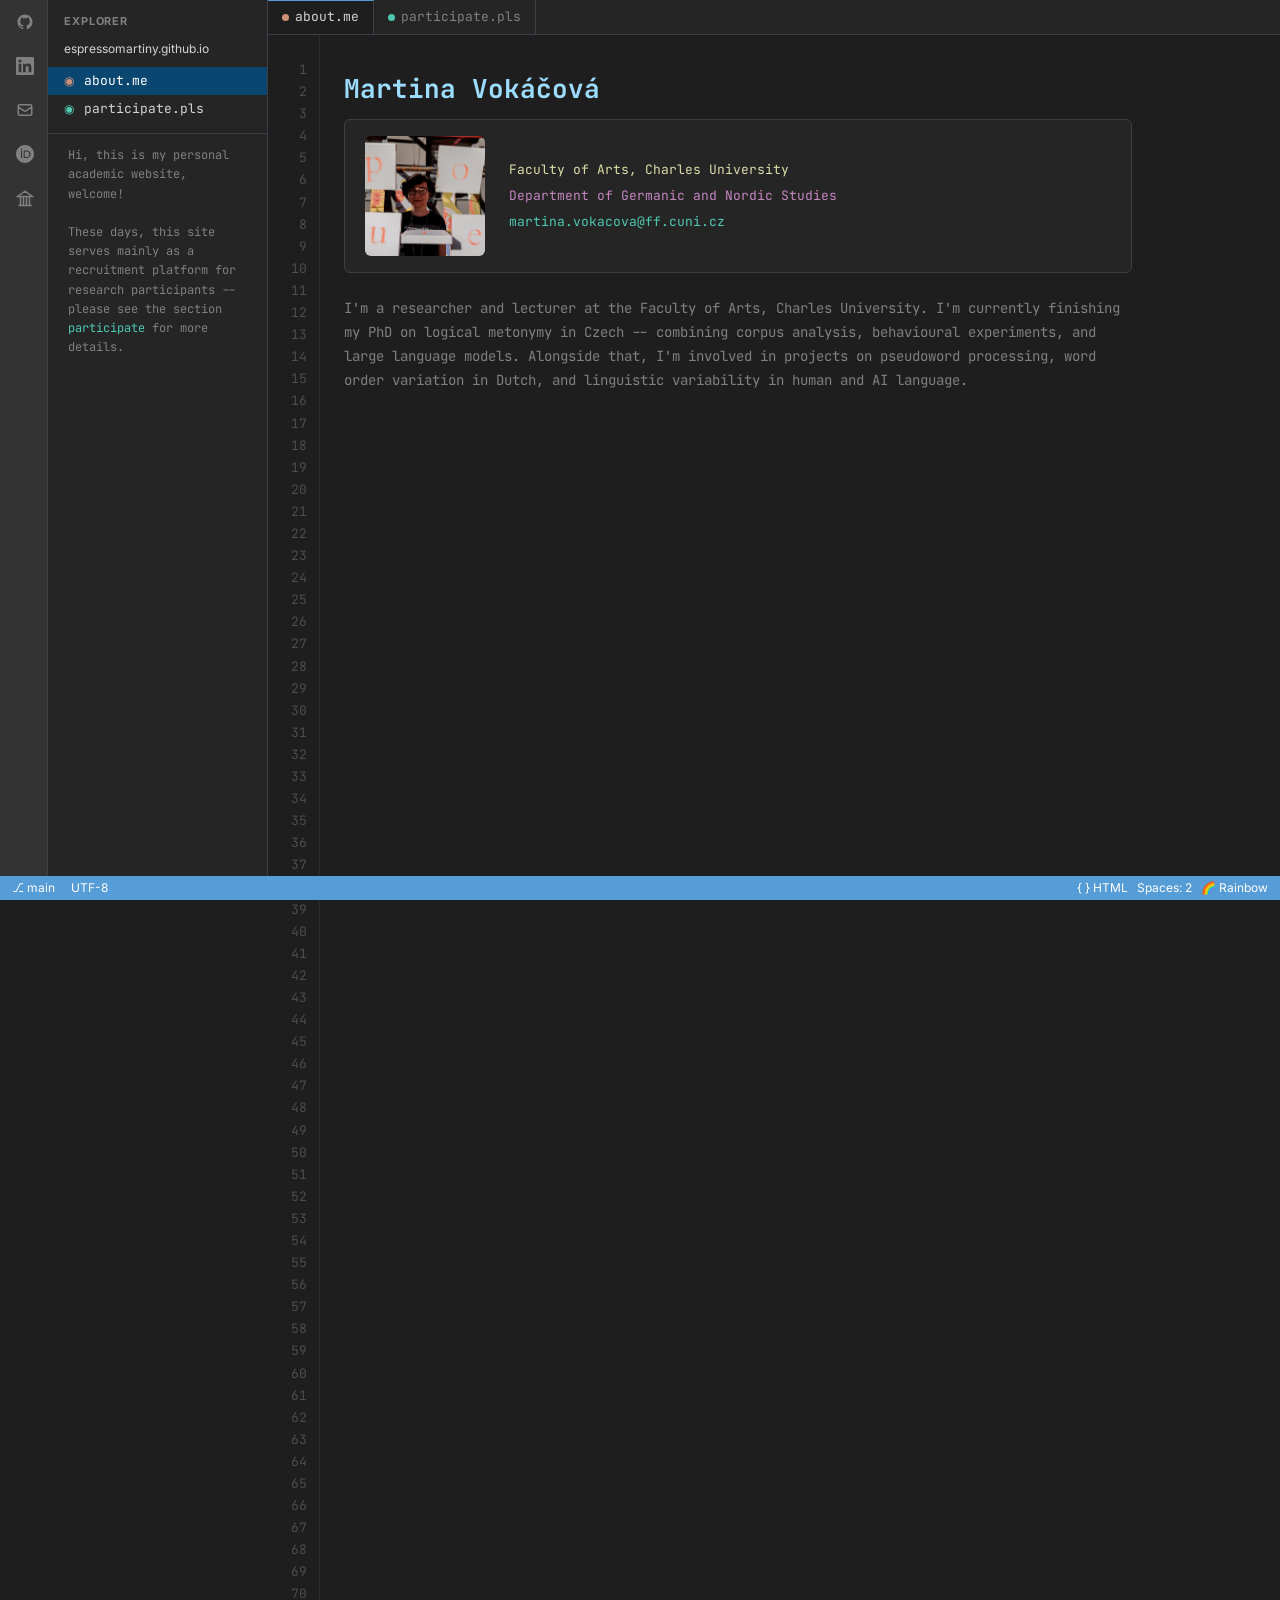
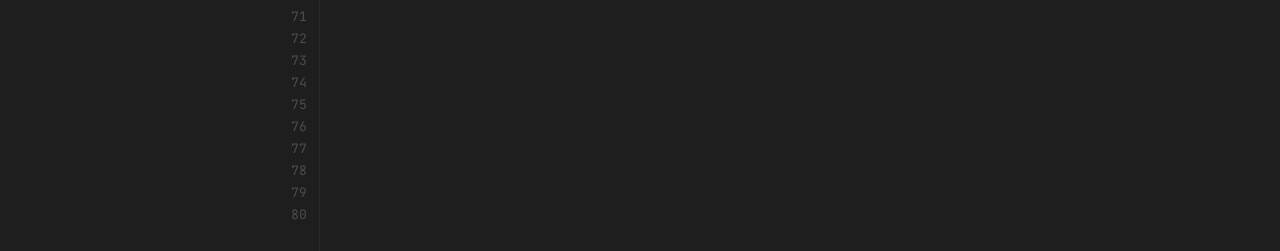
<file: index.html>
<!DOCTYPE html>
<html lang="en">

<head>
  <meta charset="UTF-8">
  <meta name="viewport" content="width=device-width, initial-scale=1.0">
  <title>About</title>
  <meta name="description"
    content="Personal academic website of Martina Vokáčová, linguist and researcher at the Faculty of Arts, Charles University, Prague.">
  <meta name="author" content="Martina Vokáčová">
  <meta name="keywords"
    content="Martina Vokáčová, linguist, Charles University, linguistics, logical metonymy, psycholinguistics, corpus linguistics, Dutch studies">
  <meta property="og:title" content="Martina Vokáčová | linguist">
  <meta property="og:description" content="Researcher and lecturer at the Faculty of Arts, Charles University, Prague.">
  <meta property="og:url" content="https://espressomartiny.github.io">
  <meta property="og:type" content="website">
  <meta name="google-site-verification" content="P-OijG39FEMg31adSq_gZzJvwdMLm10QChHMlnuJdak" />
  <link rel="preconnect" href="https://fonts.googleapis.com">
  <link
    href="https://fonts.googleapis.com/css2?family=JetBrains+Mono:ital,wght@0,400;0,500;0,700;1,400&family=Inter:wght@400;500&display=swap"
    rel="stylesheet">
  <link rel="stylesheet" href="style.css">
  <link rel="icon"
    href="data:image/svg+xml,<svg xmlns='http://www.w3.org/2000/svg' viewBox='0 0 100 100'><text x='50' y='78' font-size='72' font-family='monospace' font-weight='bold' fill='%239cdcfe' text-anchor='middle'>mv</text></svg>">
</head>

<body data-page="index">

  <nav id="sidebar"></nav>
  <aside id="explorer"></aside>

  <main id="main">
    <div id="tabs"></div>
    <div id="editor">
      <div id="line-numbers" aria-hidden="true"></div>
      <div id="content">

        <h1>Martina Vokáčová</h1>
        <div id="hero">
          <img src="img/profile.jpg" alt="Martina Vokáčová" id="photo">
          <div id="vcard-info">
            <div class="vcard-line" style="color:var(--yellow)">Faculty of Arts, Charles University</div>
            <div class="vcard-line" style="color:var(--purple)">Department of Germanic and Nordic Studies</div>
            <div class="vcard-line">
              <a style="color:var(--green)" href="mailto:martina.vokacova@ff.cuni.cz">martina.vokacova@ff.cuni.cz</a>
            </div>
          </div>
        </div>
        <p>I'm a researcher and lecturer at the Faculty of Arts, Charles University. I'm currently finishing my PhD on
          logical metonymy in Czech -- combining corpus analysis, behavioural experiments, and large language models.
          Alongside that, I'm involved in projects on pseudoword processing, word order variation in Dutch, and
          linguistic variability in human and AI language.</p>


      </div>
    </div>
  </main>

  <div id="statusbar"></div>
  <script src="main.js"></script>
</body>

</html>
</file>
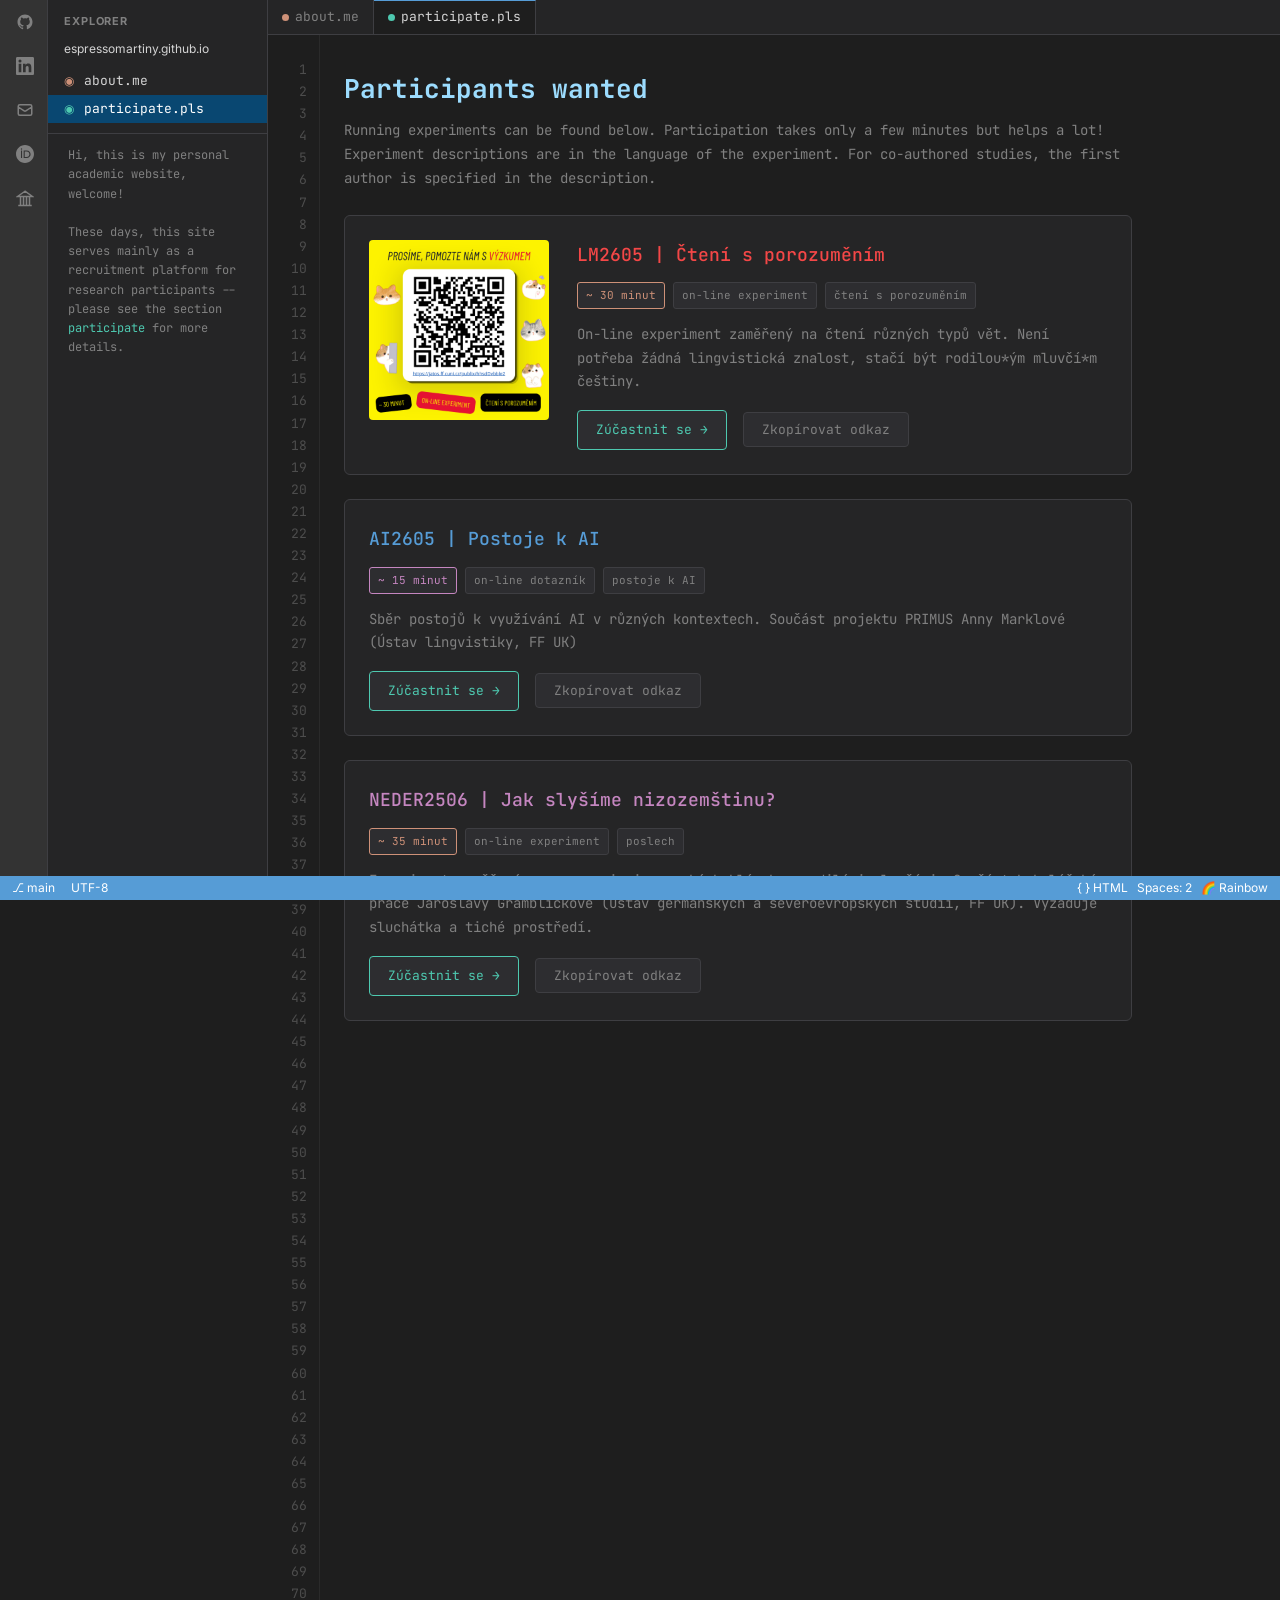
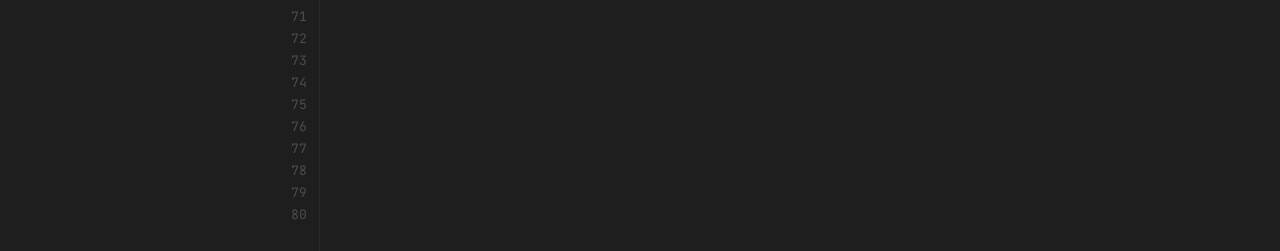
<file: participate.html>
<!DOCTYPE html>
<html lang="en">

<head>
  <meta charset="UTF-8">
  <meta name="viewport" content="width=device-width, initial-scale=1.0">
  <title>Participate</title>
  <meta name="description" content="Online experiments by Martina Vokáčová, Faculty of Arts, Charles University.">
  <meta name="author" content="Martina Vokáčová">
  <meta property="og:title" content="Martina Vokáčová | participate">
  <meta property="og:description" content="Participate in online linguistics experiments.">
  <meta property="og:url" content="https://espressomartiny.github.io/participate.html">
  <meta property="og:type" content="website">
  <link rel="preconnect" href="https://fonts.googleapis.com">
  <link
    href="https://fonts.googleapis.com/css2?family=JetBrains+Mono:ital,wght@0,400;0,500;0,700;1,400&family=Inter:wght@400;500&display=swap"
    rel="stylesheet">
  <link rel="stylesheet" href="style.css">
  <link rel="icon"
    href="data:image/svg+xml,<svg xmlns='http://www.w3.org/2000/svg' viewBox='0 0 100 100'><text x='50' y='78' font-size='72' font-family='monospace' font-weight='bold' fill='%239cdcfe' text-anchor='middle'>mv</text></svg>">
</head>

<body data-page="participate">

  <nav id="sidebar"></nav>
  <aside id="explorer"></aside>

  <main id="main">
    <div id="tabs"></div>
    <div id="editor">
      <div id="line-numbers" aria-hidden="true"></div>
      <div id="content">

        <h1>Participants wanted</h1>
        <p>Running experiments can be found below. Participation takes only a few minutes but helps a lot!</p>
        <p>Experiment descriptions are in the language of the experiment. For co-authored studies, the first author is
          specified in the description.</p>

        <div class="exp-card">
          <img src="img/exp02.png" alt="Prosíme, pomozte nám s výzkumem" class="exp-poster">
          <div class="exp-info">
            <h2 style="color:var(--red)">LM2605 | Čtení s porozuměním</h2>
            <div class="exp-tags">
              <span class="exp-tag" style="color:var(--orange); border-color:var(--orange)">~ 30 minut</span>
              <span class="exp-tag">on-line experiment</span>
              <span class="exp-tag">čtení s porozuměním</span>
            </div>
            <p>On-line experiment zaměřený na čtení různých typů vět. Není potřeba žádná lingvistická znalost, stačí být
              rodilou*ým mluvčí*m češtiny.</p>
            <a href="https://jatos.ff.cuni.cz/publix/hhsdDvbble2" target="_blank" rel="noopener"
              class="exp-btn">Zúčastnit se →</a>
            <button class="share-btn"
              onclick="navigator.clipboard.writeText('https://jatos.ff.cuni.cz/publix/hhsdDvbble2'); this.textContent='Zkopírováno!'; setTimeout(()=>this.textContent='Zkopírovat odkaz',1500)">Zkopírovat
              odkaz</button>
          </div>
        </div>
        <div class="exp-card">
          <!-- <img src="img/exp_ai.png" alt="Experiment AI2605" class="exp-poster"> -->
          <div class="exp-info">
            <h2 style="color:var(--blue)">AI2605 | Postoje k AI</h2>
            <div class="exp-tags">
              <span class="exp-tag" style="color:var(--purple); border-color:var(--purple)">~ 15 minut</span>
              <span class="exp-tag">on-line dotazník</span>
              <span class="exp-tag">postoje k AI</span>
            </div>
            <p>Sběr postojů k využívání AI v různých kontextech. Součást projektu PRIMUS Anny Marklové (Ústav
              lingvistiky, FF UK)</p>
            <a href="https://jatos.ff.cuni.cz/publix/V069Hu8Z0lC" target="_blank" rel="noopener"
              class="exp-btn">Zúčastnit se →</a>
            <button class="share-btn"
              onclick="navigator.clipboard.writeText('https://jatos.ff.cuni.cz/publix/V069Hu8Z0lC'); this.textContent='Zkopírováno!'; setTimeout(()=>this.textContent='Zkopírovat odkaz',1500)">Zkopírovat
              odkaz</button>
          </div>
        </div>

        <div class="exp-card">
          <div class="exp-info">
            <h2 style="color:var(--purple)">NEDER2506 | Jak slyšíme nizozemštinu?</h2>
            <div class="exp-tags">
              <span class="exp-tag" style="color:var(--orange); border-color:var(--orange)">~ 35 minut</span>
              <span class="exp-tag">on-line experiment</span>
              <span class="exp-tag">poslech</span>
            </div>
            <p>Experiment zaměřený na percepci nizozemských hlásek nerodilými mluvčími. Součást bakalářské práce
              Jaroslavy Grambličkové (Ústav germánských a severoevropských studií, FF UK). Vyžaduje sluchátka a tiché
              prostředí.</p>
            <a href="https://jatos.ff.cuni.cz/publix/dNM3omtuvKg" target="_blank" rel="noopener"
              class="exp-btn">Zúčastnit se →</a>
            <button class="share-btn"
              onclick="navigator.clipboard.writeText('https://jatos.ff.cuni.cz/publix/dNM3omtuvKg'); this.textContent='Zkopírováno!'; setTimeout(()=>this.textContent='Zkopírovat odkaz',1500)">Zkopírovat
              odkaz</button>
          </div>
        </div>


      </div>
    </div>
  </main>

  <div id="statusbar"></div>
  <script src="main.js"></script>
</body>

</html>
</file>
<file: style.css>
/* ── VARIABLES ── */
:root {
  --bg: #1e1e1e;
  --bg2: #252526;
  --bg3: #2d2d30;
  --bg4: #3c3c3c;
  --border: #3e3e42;
  --text: #d4d4d4;
  --text-dim: #808080;

  --blue: #569cd6;
  --green: #4ec9b0;
  --yellow: #dcdcaa;
  --orange: #ce9178;
  --purple: #c586c0;
  --cyan: #9cdcfe;
  --lime: #b5cea8;
  --red: #f44747;

  --rb1: #ff6b6b;
  --rb2: #ffa94d;
  --rb3: #ffe066;
  --rb4: #69db7c;
  --rb5: #4dabf7;
  --rb6: #cc5de8;

  --font-mono: 'JetBrains Mono', monospace;
  --font-ui: 'Inter', system-ui, sans-serif;

  --sidebar-width: 48px;
  --explorer-width: 220px;
  --tab-height: 35px;
  --statusbar-height: 24px;
}

/* ── RESET ── */
*,
*::before,
*::after {
  margin: 0;
  padding: 0;
  box-sizing: border-box;
}

html {
  scroll-behavior: smooth;
}

body {
  background: var(--bg);
  color: var(--text);
  font-family: var(--font-mono);
  font-size: 14px;
  line-height: 1.7;
  min-height: 100vh;
}

a {
  color: var(--blue);
  text-decoration: none;
}

a:hover {
  text-decoration: underline;
}

/* ── SIDEBAR ── */
#sidebar {
  position: fixed;
  top: 0;
  left: 0;
  width: var(--sidebar-width);
  height: 100vh;
  background: #333;
  border-right: 1px solid var(--border);
  z-index: 100;
}

/* ── EXPLORER ── */
#explorer {
  position: fixed;
  top: 0;
  left: var(--sidebar-width);
  width: var(--explorer-width);
  height: 100vh;
  background: var(--bg2);
  border-right: 1px solid var(--border);
  overflow-y: auto;
  z-index: 90;
  font-size: 13px;
}

/* ── MAIN ── */
#main {
  margin-left: calc(var(--sidebar-width) + var(--explorer-width));
  min-height: 100vh;
  display: flex;
  flex-direction: column;
}

/* ── TABS ── */
#tabs {
  height: var(--tab-height);
  background: var(--bg2);
  border-bottom: 1px solid var(--border);
  display: flex;
  align-items: stretch;
  position: sticky;
  top: 0;
  z-index: 50;
}

/* ── EDITOR ── */
#editor {
  flex: 1;
  display: flex;
}

/* ── LINE NUMBERS ── */
#line-numbers {
  width: 52px;
  padding: 24px 12px 24px 0;
  text-align: right;
  color: #4d4d4d;
  font-size: 13px;
  line-height: 1.7;
  user-select: none;
  flex-shrink: 0;
  border-right: 1px solid #2a2a2a;
}

/* ── CONTENT ── */
#content {
  flex: 1;
  padding: 32px 48px 80px 24px;
  max-width: 860px;
}

h1 {
  font-size: 26px;
  font-weight: 700;
  color: var(--cyan);
  margin-bottom: 8px;
}

h2 {
  font-size: 18px;
  font-weight: 500;
  color: var(--text);
  margin-bottom: 16px;
}

p {
  color: var(--text-dim);
}

/* ── HERO ── */
#hero {
  display: flex;
  align-items: center;
  gap: 24px;
  border: 1px solid var(--border);
  border-radius: 6px;
  padding: 16px 20px;
  margin-bottom: 24px;
  background: var(--bg2);

}

#vcard-info {
  display: flex;
  flex-direction: column;
  gap: 4px;
}

.vcard-line {
  font-size: 13px;
  color: var(--text-dim);
}

.vcard-line a {
  color: var(--cyan);
}

#photo {
  width: 120px;
  height: 120px;
  object-fit: cover;
  border-radius: 6px;
  flex-shrink: 0;
  display: block;
}


h2 {
  font-size: 18px;
  font-weight: 500;
  color: var(--text);
  margin-bottom: 16px;
}

p {
  color: var(--text-dim);
}

/* ── STATUS BAR ── */
#statusbar {
  position: fixed;
  bottom: 0;
  left: 0;
  right: 0;
  height: var(--statusbar-height);
  background: var(--blue);
  color: #fff;
  font-family: var(--font-ui);
  font-size: 12px;
  display: flex;
  align-items: center;
  padding: 0 12px;
  gap: 16px;
  z-index: 200;
}

/* ── SIDEBAR ICONS ── */
.sidebar-icon {
  display: flex;
  align-items: center;
  justify-content: center;
  width: 100%;
  height: 44px;
  color: var(--text-dim);
  border-left: 2px solid transparent;
  transition: background 0.1s, color 0.1s;
}

.sidebar-icon svg {
  width: 18px;
  height: 18px;
}

.sidebar-icon:hover {
  background: var(--bg4);
  color: var(--text);
  text-decoration: none;
}

/* ── EXPLORER ITEMS ── */
.explorer-title {
  padding: 12px 16px 4px;
  font-size: 11px;
  font-weight: 700;
  letter-spacing: 0.08em;
  text-transform: uppercase;
  color: var(--text-dim);
  font-family: var(--font-ui);
}

.explorer-repo {
  padding: 4px 16px 8px;
  font-size: 12px;
  color: var(--text);
  font-family: var(--font-ui);
}

/* ── README BLOCK ── */
.readme-block {
  margin: 4px 10px 0;
}

.readme-text {
  padding: 8px 10px;
  font-size: 12px;
  font-family: var(--font-mono);
  color: var(--text-dim);
  line-height: 1.6;
  white-space: pre-wrap;
}

/* ── EXPLORER DIVIDER ── */
.explorer-divider {
  margin: 10px 0 4px;
  border-top: 1px solid var(--border);
}

.tree-item {
  display: flex;
  align-items: center;
  gap: 6px;
  padding: 3px 16px;
  font-size: 13px;
  color: var(--text);
  cursor: pointer;
  white-space: nowrap;
  transition: background 0.1s;
}

.tree-item:hover {
  background: var(--bg3);
  text-decoration: none;
}

.tree-item.active {
  background: #094771;
  color: #fff;
}

.tree-item.tree-static {
  color: var(--text-dim);
  cursor: default;
}

.tree-icon {
  font-size: 12px;
  width: 14px;
  flex-shrink: 0;
}

/* ── TABS ── */
.tab {
  display: flex;
  align-items: center;
  gap: 6px;
  padding: 0 14px;
  height: 100%;
  font-size: 13px;
  color: var(--text-dim);
  border-right: 1px solid var(--border);
  white-space: nowrap;
  flex-shrink: 0;
  transition: color 0.1s, background 0.1s;
}

.tab:hover {
  background: var(--bg3);
  color: var(--text);
  text-decoration: none;
}

.tab.active {
  background: var(--bg);
  color: var(--text);
  border-top: 1px solid var(--blue);
}

.tab-dot {
  width: 7px;
  height: 7px;
  border-radius: 50%;
  flex-shrink: 0;
}

/* ── EXPERIMENT CARD ── */
.exp-card {
  display: flex;
  gap: 28px;
  align-items: flex-start;
  background: var(--bg2);
  border: 1px solid var(--border);
  border-radius: 6px;
  padding: 24px;
  margin-top: 24px;
}

.exp-poster {
  width: 180px;
  flex-shrink: 0;
  border-radius: 4px;
}

.exp-info {
  flex: 1;
}

.exp-info h2 {
  color: var(--cyan);
  margin-bottom: 12px;
}

.exp-info p {
  margin-bottom: 16px;
}

.exp-tags {
  display: flex;
  flex-wrap: wrap;
  gap: 8px;
  margin-bottom: 14px;
}

.exp-tag {
  font-size: 11px;
  padding: 3px 8px;
  border-radius: 3px;
  background: var(--bg3);
  border: 1px solid var(--border);
  color: var(--text-dim);
}

/* ──── */
.exp-btn {
  display: inline-block;
  padding: 8px 18px;
  background: var(--bg3);
  border: 1px solid var(--green);
  color: var(--green);
  border-radius: 4px;
  font-family: var(--font-mono);
  font-size: 13px;
  transition: background 0.15s;
}

.exp-btn:hover {
  background: var(--bg4);
  text-decoration: none;
}

.share-btn {
  display: inline-block;
  padding: 8px 18px;
  background: var(--bg3);
  border: 1px solid var(--border);
  color: var(--text-dim);
  border-radius: 4px;
  font-family: var(--font-mono);
  font-size: 13px;
  cursor: pointer;
  transition: background 0.15s, color 0.15s;
  margin-left: 8px;
}

.share-btn:hover {
  background: var(--bg4);
  color: var(--text);
}

/* ── SCROLLBAR ── */
::-webkit-scrollbar {
  width: 8px;
}

::-webkit-scrollbar-track {
  background: var(--bg2);
}

::-webkit-scrollbar-thumb {
  background: var(--bg4);
  border-radius: 4px;
}

/* ── MOBILE ── */
@media (max-width: 800px) {

  #sidebar,
  #explorer,
  #line-numbers {
    display: none;
  }

  #main {
    margin-left: 0;
  }

  #content {
    padding: 20px 20px 60px;
  }

  #hero {
    flex-direction: column-reverse;
    align-items: flex-start;
  }

  .exp-card {
    flex-direction: column;
  }

  .exp-poster {
    width: 100%;
  }

  .share-btn {
    display: block;
    margin-top: 10px;
    margin-left: 0;
  }
}




/* ── MOBILE OVERLAY ── */
#mobile-home-tab {
  display: none;
}

#mobile-overlay {
  display: none;
  position: fixed;
  inset: 0;
  background: rgba(0, 0, 0, 0.7);
  z-index: 300;
}

#mobile-overlay.open {
  display: flex;
  align-items: flex-end;
}

#mobile-overlay-content {
  background: var(--bg2);
  border-top: 1px solid var(--border);
  width: 100%;
  padding: 20px;
  max-height: 80vh;
  overflow-y: auto;
}

#overlay-close {
  float: right;
  background: none;
  border: none;
  color: var(--text-dim);
  font-size: 18px;
  cursor: pointer;
  padding: 0 4px;
}

#overlay-links {
  display: flex;
  flex-direction: column;
  gap: 12px;
  margin: 16px 0;
}

.overlay-link {
  display: flex;
  align-items: center;
  gap: 12px;
  color: var(--text);
  font-size: 14px;
}

.overlay-link svg {
  width: 18px;
  height: 18px;
  color: var(--text-dim);
}

.overlay-link:hover {
  color: var(--cyan);
  text-decoration: none;
}

.overlay-readme {
  margin-top: 16px;
  padding-top: 16px;
  border-top: 1px solid var(--border);
  font-size: 12px;
  color: var(--text-dim);
  white-space: pre-wrap;
  font-family: var(--font-mono);
  line-height: 1.6;
}

#overlay-nav {
  display: flex;
  flex-direction: column;
  gap: 8px;
  margin-bottom: 4px;
}

.overlay-nav-item {
  display: flex;
  align-items: center;
  gap: 10px;
  font-size: 14px;
  color: var(--text);
  padding: 4px 0;
}

.overlay-nav-item.active {
  color: var(--cyan);
}

.overlay-nav-item:hover {
  text-decoration: none;
  color: var(--cyan);
}

.overlay-divider {
  border-top: 1px solid var(--border);
  margin: 12px 0;
}

@media (max-width: 800px) {
  #mobile-home-tab {
    display: flex;
  }
}
</file>
